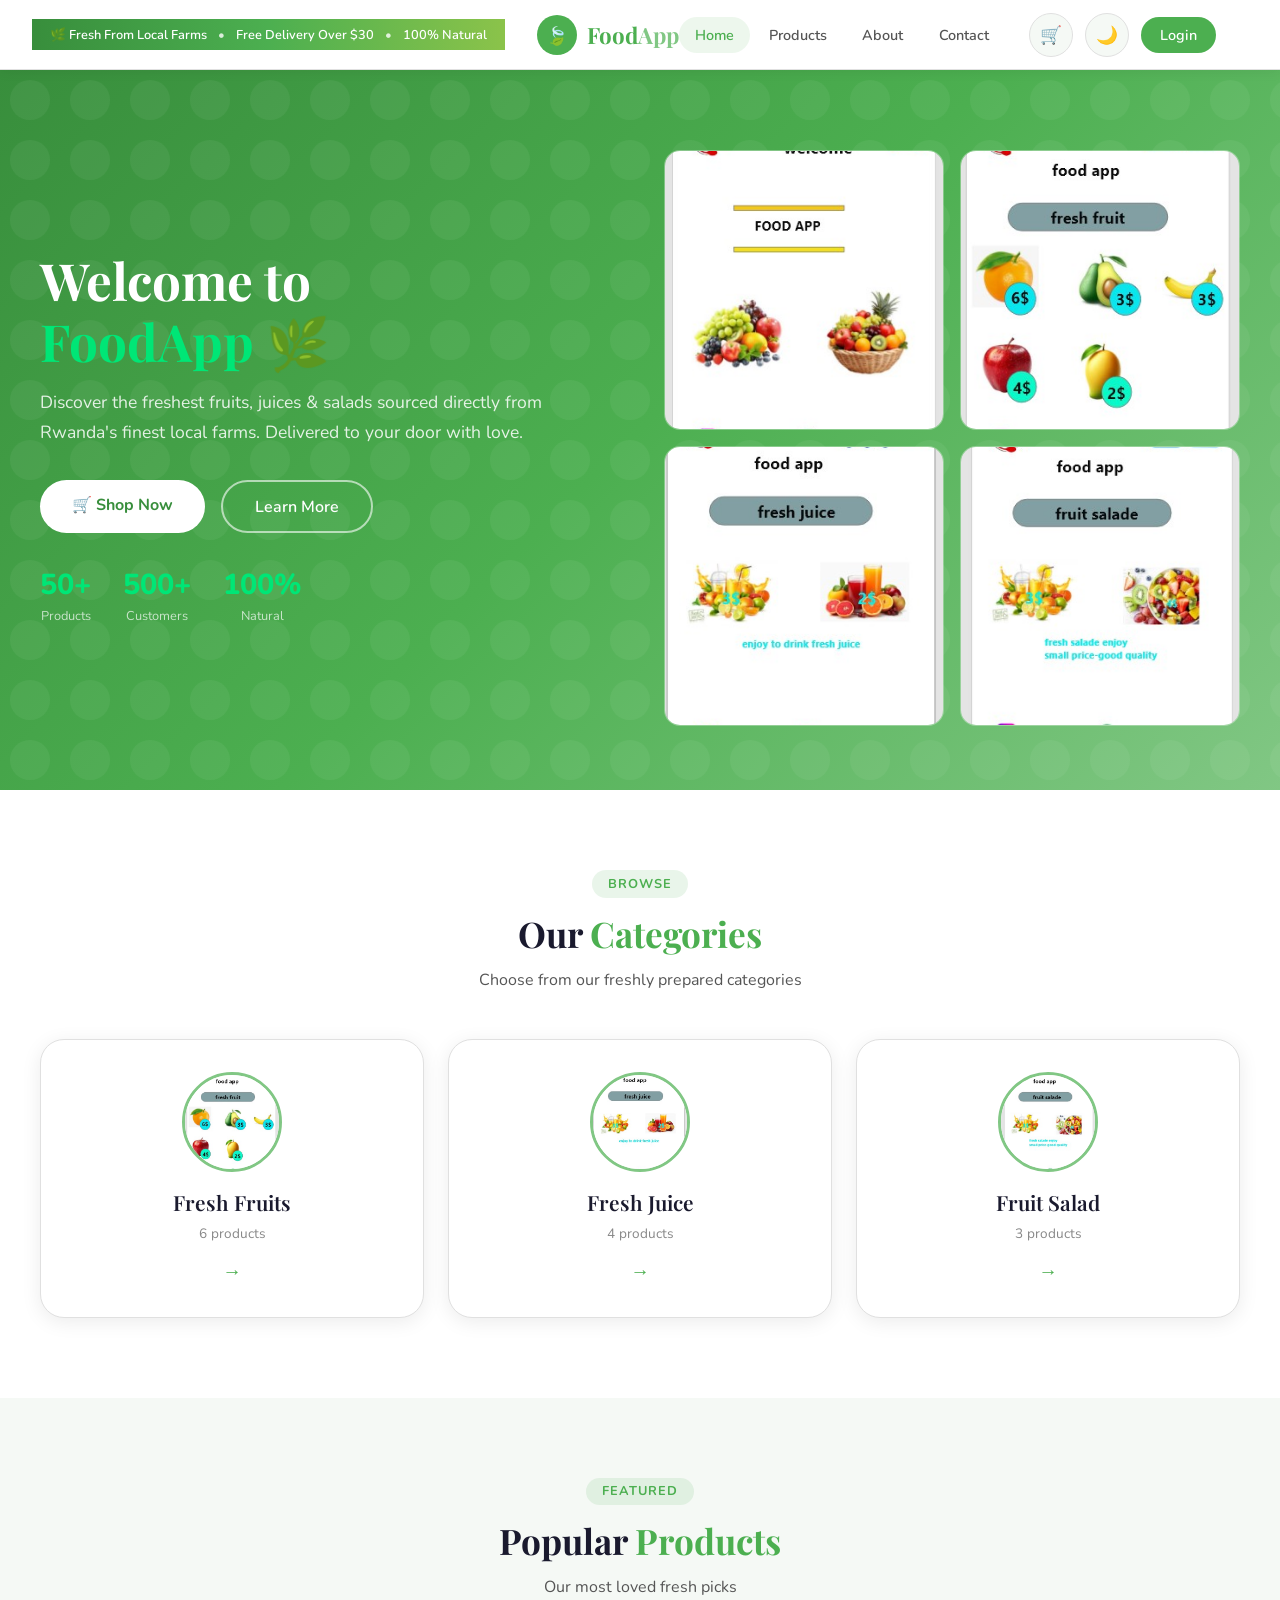
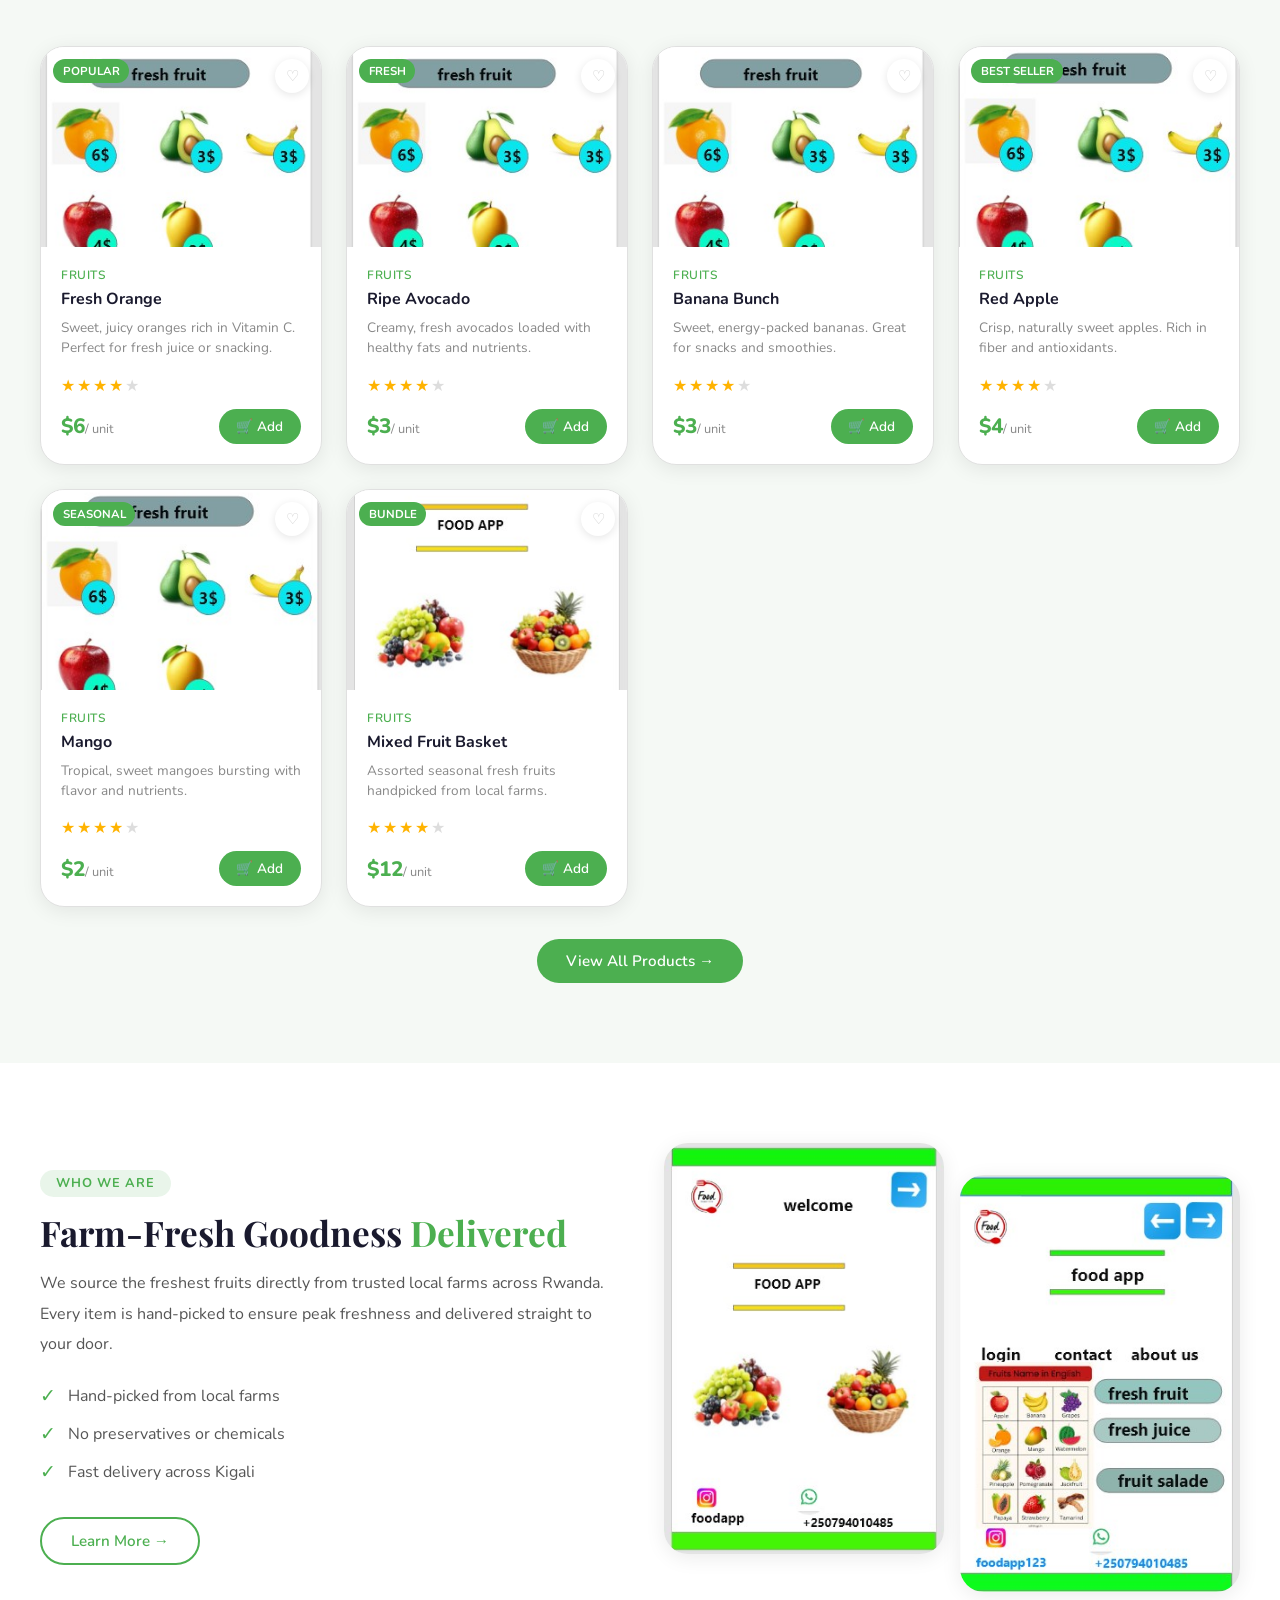
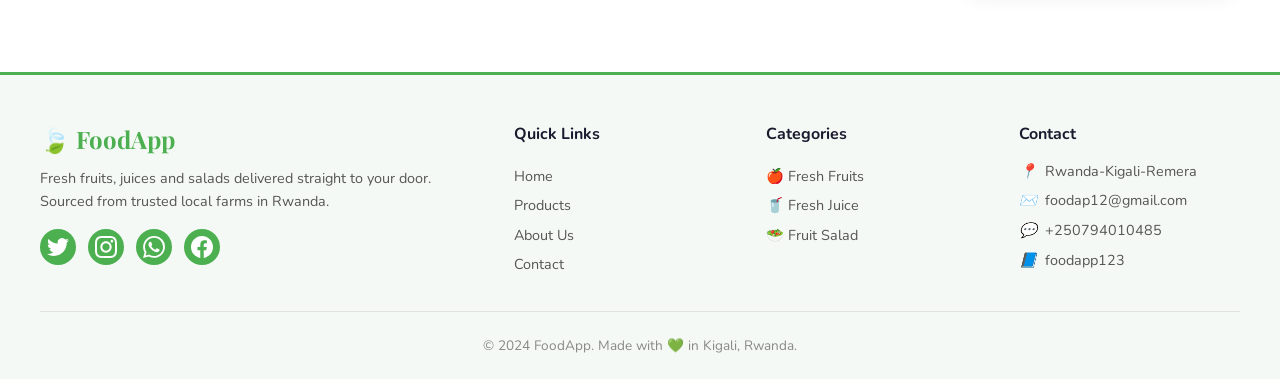
<file: food-app/index.html>
<!DOCTYPE html>
<html lang="en" data-theme="light">
<head>
  <meta charset="UTF-8">
  <meta name="viewport" content="width=device-width, initial-scale=1.0">
  <meta name="description" content="FoodApp - Fresh Fruits, Juice & Salad delivered in Kigali, Rwanda">
  <meta name="theme-color" content="#4CAF50">
  <title>FoodApp - Fresh Fruits, Juice & Salad</title>

  <!-- Google Fonts -->
  <link rel="preconnect" href="https://fonts.googleapis.com">
  <link rel="preconnect" href="https://fonts.gstatic.com" crossorigin>
  <link href="https://fonts.googleapis.com/css2?family=Playfair+Display:wght@400;600;700&family=Nunito:wght@300;400;500;600;700;800&display=swap" rel="stylesheet">

  <!-- Stylesheets -->
  <link rel="stylesheet" href="css/style.css">
  <link rel="stylesheet" href="css/responsive.css">

  <!-- Favicon -->
  <link rel="icon" href="data:image/svg+xml,<svg xmlns='http://www.w3.org/2000/svg' viewBox='0 0 100 100'><text y='.9em' font-size='90'>🍃</text></svg>">
</head>
<body>

  <!-- Loading Screen -->
  <div id="loading-screen">
    <div class="loader-content">
      <div class="loader-logo">🍃 FoodApp</div>
      <p style="color:rgba(255,255,255,0.8);margin-bottom:1.5rem;font-size:0.95rem">Fresh From Local Farms</p>
      <div class="loader-spinner"></div>
    </div>
  </div>

  <!-- Navbar -->
  <header id="navbar" class="navbar" role="banner"></header>

  <!-- Main Content (SPA Router Target) -->
  <main id="main-content" role="main"></main>

  <!-- Toast Notifications -->
  <div id="toast-container" class="toast-container" aria-live="polite"></div>

  <!-- Modal Overlay -->
  <div id="modal-overlay" class="modal-overlay" onclick="if(event.target===this)App.closeModal()"></div>

  <!-- Scripts -->
  <script src="js/auth.js"></script>
  <script src="js/cart.js"></script>
  <script src="js/products.js"></script>
  <script src="js/app.js"></script>
</body>
</html>
</file>
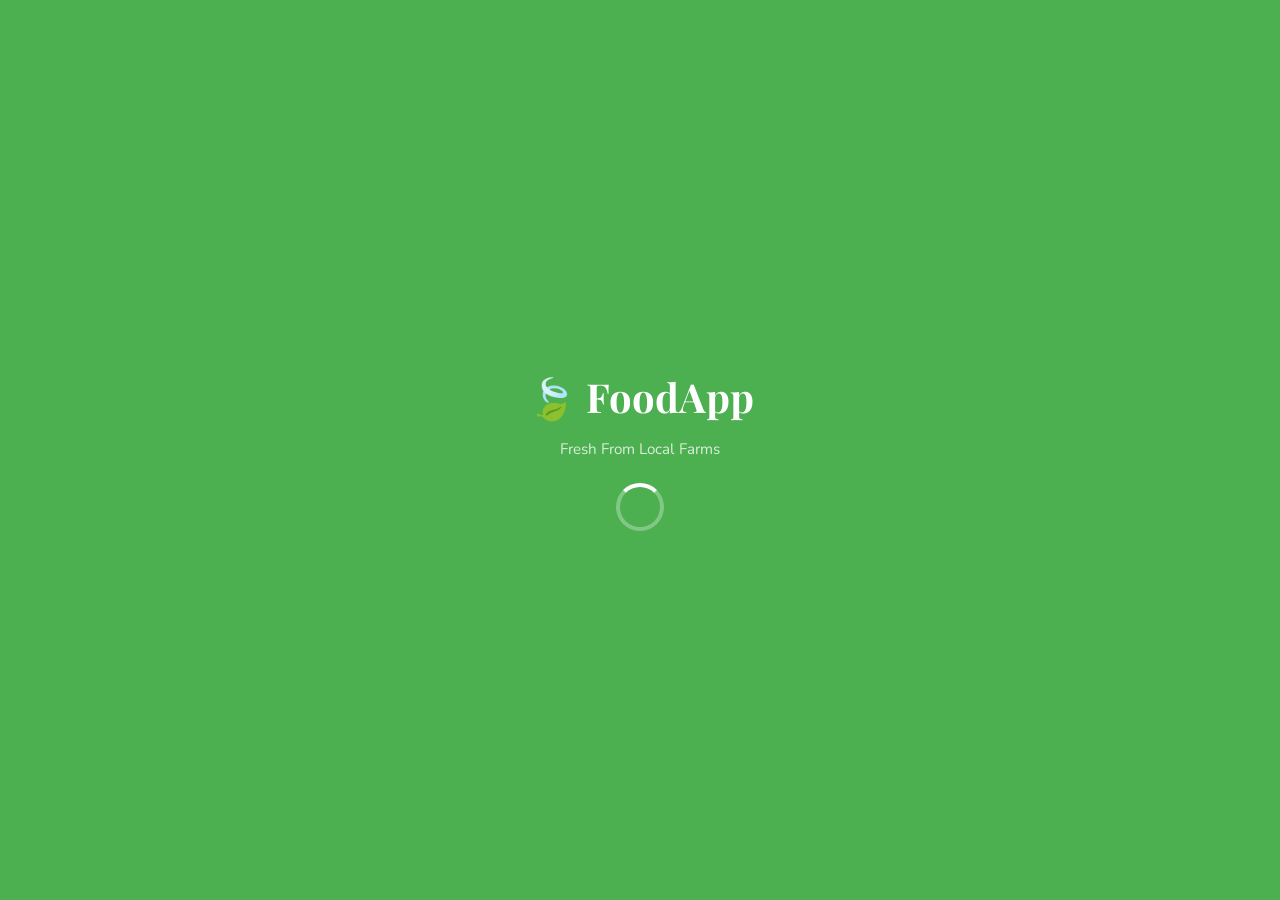
<file: food-app/pages/login.html>
<!DOCTYPE html>
<html lang="en">
<head>
  <meta charset="UTF-8">
  <meta name="viewport" content="width=device-width, initial-scale=1.0">
  <title>Login - FoodApp</title>
  <link rel="preconnect" href="https://fonts.googleapis.com">
  <link href="https://fonts.googleapis.com/css2?family=Playfair+Display:wght@400;600;700&family=Nunito:wght@300;400;500;600;700;800&display=swap" rel="stylesheet">
  <link rel="stylesheet" href="../css/style.css">
  <link rel="stylesheet" href="../css/responsive.css">
  <link rel="icon" href="data:image/svg+xml,<svg xmlns='http://www.w3.org/2000/svg' viewBox='0 0 100 100'><text y='.9em' font-size='90'>🍃</text></svg>">
</head>
<body>
  <div id="main-content"></div>
  <div id="toast-container" class="toast-container"></div>
  <div id="modal-overlay" class="modal-overlay"></div>
  <script src="../js/auth.js"></script>
  <script src="../js/cart.js"></script>
  <script src="../js/products.js"></script>
  <script>
    // Redirect to SPA with hash
    window.location.href = '../index.html#login';
  </script>
</body>
</html>
</file>
<file: food-app/css/style.css>
/* ===== CSS VARIABLES & THEME ===== */
:root {
  --primary: #4CAF50;
  --primary-dark: #388E3C;
  --primary-light: #81C784;
  --accent: #00E676;
  --accent-cyan: #00BCD4;
  --bg: #ffffff;
  --bg-secondary: #f5f9f5;
  --bg-card: #ffffff;
  --text: #1a1a2e;
  --text-secondary: #555;
  --text-muted: #888;
  --border: #e0e0e0;
  --shadow: 0 4px 20px rgba(0,0,0,0.08);
  --shadow-hover: 0 8px 32px rgba(76,175,80,0.2);
  --radius: 16px;
  --radius-sm: 8px;
  --radius-lg: 24px;
  --radius-pill: 50px;
  --navbar-h: 70px;
  --footer-h: 120px;
  --transition: 0.3s cubic-bezier(0.4,0,0.2,1);
  --font-display: 'Playfair Display', Georgia, serif;
  --font-body: 'Nunito', 'Segoe UI', sans-serif;
}

[data-theme="dark"] {
  --bg: #0d1b0e;
  --bg-secondary: #152416;
  --bg-card: #1a2e1b;
  --text: #e8f5e9;
  --text-secondary: #a5d6a7;
  --text-muted: #66bb6a;
  --border: #2e4d2f;
  --shadow: 0 4px 20px rgba(0,0,0,0.4);
  --shadow-hover: 0 8px 32px rgba(76,175,80,0.3);
}

/* ===== GOOGLE FONTS IMPORT ===== */
@import url('https://fonts.googleapis.com/css2?family=Playfair+Display:wght@400;600;700&family=Nunito:wght@300;400;500;600;700;800&display=swap');

/* ===== RESET ===== */
*, *::before, *::after { box-sizing: border-box; margin: 0; padding: 0; }
html { scroll-behavior: smooth; font-size: 16px; }
body {
  font-family: var(--font-body);
  background: var(--bg);
  color: var(--text);
  transition: background var(--transition), color var(--transition);
  min-height: 100vh;
  overflow-x: hidden;
}
a { text-decoration: none; color: inherit; }
ul { list-style: none; }
img { max-width: 100%; display: block; }
button { cursor: pointer; border: none; outline: none; font-family: inherit; }
input, textarea, select { font-family: inherit; outline: none; }

/* ===== SCROLLBAR ===== */
::-webkit-scrollbar { width: 6px; }
::-webkit-scrollbar-track { background: var(--bg-secondary); }
::-webkit-scrollbar-thumb { background: var(--primary); border-radius: 3px; }

/* ===== LOADING SCREEN ===== */
#loading-screen {
  position: fixed; inset: 0;
  background: var(--primary);
  display: flex; align-items: center; justify-content: center;
  z-index: 9999;
  transition: opacity 0.5s, visibility 0.5s;
}
#loading-screen.hidden { opacity: 0; visibility: hidden; }
.loader-content { text-align: center; color: white; }
.loader-logo { font-family: var(--font-display); font-size: 2.5rem; font-weight: 700; margin-bottom: 1rem; }
.loader-spinner {
  width: 48px; height: 48px;
  border: 4px solid rgba(255,255,255,0.3);
  border-top-color: white;
  border-radius: 50%;
  animation: spin 0.8s linear infinite;
  margin: 0 auto;
}
@keyframes spin { to { transform: rotate(360deg); } }

/* ===== NAVBAR ===== */
.navbar {
  position: fixed; top: 0; left: 0; right: 0;
  height: var(--navbar-h);
  background: var(--bg);
  border-bottom: 1px solid var(--border);
  display: flex; align-items: center;
  padding: 0 2rem;
  z-index: 1000;
  box-shadow: 0 2px 12px rgba(0,0,0,0.06);
  transition: background var(--transition), box-shadow var(--transition);
}
.navbar.scrolled { box-shadow: 0 4px 20px rgba(0,0,0,0.12); }
.nav-brand {
  display: flex; align-items: center; gap: 0.6rem;
  font-family: var(--font-display);
  font-size: 1.4rem; font-weight: 700;
  color: var(--primary);
  text-decoration: none;
}
.nav-brand-icon {
  width: 40px; height: 40px;
  background: var(--primary);
  border-radius: 50%;
  display: flex; align-items: center; justify-content: center;
  color: white; font-size: 1.1rem;
}
.nav-links {
  display: flex; align-items: center; gap: 0.2rem;
  margin-left: auto; margin-right: 1.5rem;
}
.nav-links a {
  padding: 0.5rem 1rem;
  border-radius: var(--radius-pill);
  font-weight: 600; font-size: 0.9rem;
  color: var(--text-secondary);
  transition: all var(--transition);
  position: relative;
}
.nav-links a:hover, .nav-links a.active {
  color: var(--primary);
  background: rgba(76,175,80,0.1);
}
.nav-actions { display: flex; align-items: center; gap: 0.75rem; }
.nav-cart-btn {
  position: relative;
  background: var(--bg-secondary);
  border: 1px solid var(--border);
  width: 44px; height: 44px;
  border-radius: 50%;
  display: flex; align-items: center; justify-content: center;
  color: var(--text); font-size: 1.1rem;
  transition: all var(--transition);
}
.nav-cart-btn:hover { background: var(--primary); color: white; border-color: var(--primary); }
.cart-badge {
  position: absolute; top: -4px; right: -4px;
  background: #f44336; color: white;
  font-size: 0.65rem; font-weight: 700;
  width: 18px; height: 18px;
  border-radius: 50%;
  display: flex; align-items: center; justify-content: center;
  border: 2px solid var(--bg);
}
.cart-badge.hidden { display: none; }
.theme-toggle {
  background: var(--bg-secondary);
  border: 1px solid var(--border);
  width: 44px; height: 44px;
  border-radius: 50%;
  display: flex; align-items: center; justify-content: center;
  font-size: 1.1rem;
  transition: all var(--transition);
  color: var(--text);
}
.theme-toggle:hover { background: var(--primary); color: white; }
.nav-avatar {
  width: 44px; height: 44px;
  background: var(--primary);
  border-radius: 50%;
  display: flex; align-items: center; justify-content: center;
  color: white; font-weight: 700; font-size: 1rem;
  cursor: pointer; text-decoration: none;
  transition: all var(--transition);
}
.nav-avatar:hover { background: var(--primary-dark); transform: scale(1.05); }
.btn-login-nav {
  background: var(--primary);
  color: white; border: none;
  padding: 0.5rem 1.2rem;
  border-radius: var(--radius-pill);
  font-weight: 600; font-size: 0.9rem;
  text-decoration: none;
  transition: all var(--transition);
}
.btn-login-nav:hover { background: var(--primary-dark); transform: translateY(-1px); }
.hamburger {
  display: none;
  flex-direction: column; gap: 5px;
  background: none; border: none;
  cursor: pointer; padding: 4px;
}
.hamburger span {
  display: block; width: 24px; height: 2px;
  background: var(--text);
  border-radius: 2px;
  transition: all var(--transition);
}
.hamburger.active span:nth-child(1) { transform: translateY(7px) rotate(45deg); }
.hamburger.active span:nth-child(2) { opacity: 0; }
.hamburger.active span:nth-child(3) { transform: translateY(-7px) rotate(-45deg); }

/* ===== HERO SECTION ===== */
.hero {
  margin-top: var(--navbar-h);
  background: linear-gradient(135deg, var(--primary-dark) 0%, var(--primary) 50%, var(--primary-light) 100%);
  padding: 5rem 2rem 4rem;
  position: relative; overflow: hidden;
  min-height: 500px;
  display: flex; align-items: center;
}
.hero::before {
  content: '';
  position: absolute; inset: 0;
  background: url("data:image/svg+xml,%3Csvg width='60' height='60' viewBox='0 0 60 60' xmlns='http://www.w3.org/2000/svg'%3E%3Cg fill='none' fill-rule='evenodd'%3E%3Cg fill='%23ffffff' fill-opacity='0.05'%3E%3Ccircle cx='30' cy='30' r='20'/%3E%3C/g%3E%3C/g%3E%3C/svg%3E");
}
.hero-content { max-width: 1200px; margin: 0 auto; display: grid; grid-template-columns: 1fr 1fr; gap: 3rem; align-items: center; position: relative; z-index: 1; width: 100%; }
.hero-text h1 {
  font-family: var(--font-display);
  font-size: 3.2rem; color: white;
  line-height: 1.2; margin-bottom: 1rem;
}
.hero-text h1 span { color: var(--accent); }
.hero-text p { font-size: 1.1rem; color: rgba(255,255,255,0.85); margin-bottom: 2rem; line-height: 1.7; }
.hero-actions { display: flex; gap: 1rem; flex-wrap: wrap; }
.btn-hero-primary {
  background: white; color: var(--primary-dark);
  padding: 0.85rem 2rem; border-radius: var(--radius-pill);
  font-weight: 700; font-size: 1rem;
  transition: all var(--transition);
  text-decoration: none;
}
.btn-hero-primary:hover { transform: translateY(-3px); box-shadow: 0 8px 24px rgba(0,0,0,0.2); }
.btn-hero-secondary {
  background: transparent; color: white;
  border: 2px solid rgba(255,255,255,0.6);
  padding: 0.85rem 2rem; border-radius: var(--radius-pill);
  font-weight: 600; font-size: 1rem;
  transition: all var(--transition);
  text-decoration: none;
}
.btn-hero-secondary:hover { border-color: white; background: rgba(255,255,255,0.1); }
.hero-imgs { display: grid; grid-template-columns: 1fr 1fr; gap: 1rem; }
.hero-img-card {
  background: rgba(255,255,255,0.15);
  border-radius: var(--radius);
  overflow: hidden; backdrop-filter: blur(8px);
  border: 1px solid rgba(255,255,255,0.2);
  aspect-ratio: 1;
  display: flex; align-items: center; justify-content: center;
}
.hero-img-card img { width: 100%; height: 100%; object-fit: cover; }
.hero-stats { display: flex; gap: 2rem; margin-top: 2rem; }
.stat { text-align: center; }
.stat-num { font-size: 1.8rem; font-weight: 800; color: var(--accent); display: block; }
.stat-label { font-size: 0.8rem; color: rgba(255,255,255,0.7); }

/* ===== SECTION LAYOUT ===== */
.section { padding: 5rem 2rem; }
.section-alt { background: var(--bg-secondary); }
.container { max-width: 1200px; margin: 0 auto; }
.section-header { text-align: center; margin-bottom: 3rem; }
.section-label {
  display: inline-block;
  background: rgba(76,175,80,0.12);
  color: var(--primary);
  padding: 0.3rem 1rem;
  border-radius: var(--radius-pill);
  font-size: 0.8rem; font-weight: 700;
  text-transform: uppercase; letter-spacing: 1px;
  margin-bottom: 0.75rem;
}
.section-title {
  font-family: var(--font-display);
  font-size: 2.2rem; font-weight: 700;
  color: var(--text);
  margin-bottom: 0.75rem;
}
.section-title span { color: var(--primary); }
.section-subtitle { color: var(--text-secondary); font-size: 1rem; max-width: 500px; margin: 0 auto; }

/* ===== CATEGORY CARDS ===== */
.categories-grid { display: grid; grid-template-columns: repeat(3, 1fr); gap: 1.5rem; }
.category-card {
  background: var(--bg-card);
  border-radius: var(--radius-lg);
  padding: 2rem 1.5rem;
  text-align: center;
  border: 1px solid var(--border);
  box-shadow: var(--shadow);
  cursor: pointer;
  transition: all var(--transition);
  position: relative; overflow: hidden;
  text-decoration: none; color: inherit;
  display: block;
}
.category-card::before {
  content: '';
  position: absolute; inset: 0;
  background: linear-gradient(135deg, var(--primary), var(--primary-light));
  opacity: 0; transition: opacity var(--transition);
}
.category-card:hover::before { opacity: 0.05; }
.category-card:hover { transform: translateY(-6px); box-shadow: var(--shadow-hover); border-color: var(--primary-light); }
.category-icon {
  width: 80px; height: 80px;
  background: linear-gradient(135deg, var(--primary), var(--primary-light));
  border-radius: 50%;
  display: flex; align-items: center; justify-content: center;
  font-size: 2rem; margin: 0 auto 1rem;
  box-shadow: 0 4px 16px rgba(76,175,80,0.3);
}
.category-img { width: 100px; height: 100px; object-fit: cover; margin: 0 auto 1rem; border-radius: 50%; border: 3px solid var(--primary-light); }
.category-name { font-family: var(--font-display); font-size: 1.3rem; font-weight: 600; margin-bottom: 0.5rem; color: var(--text); }
.category-count { font-size: 0.85rem; color: var(--text-muted); }
.category-arrow { margin-top: 1rem; color: var(--primary); font-size: 1.2rem; transition: transform var(--transition); }
.category-card:hover .category-arrow { transform: translateX(4px); }

/* ===== PRODUCT CARDS ===== */
.products-grid { display: grid; grid-template-columns: repeat(auto-fill, minmax(240px, 1fr)); gap: 1.5rem; }
.product-card {
  background: var(--bg-card);
  border-radius: var(--radius-lg);
  overflow: hidden;
  border: 1px solid var(--border);
  box-shadow: var(--shadow);
  transition: all var(--transition);
  position: relative;
}
.product-card:hover { transform: translateY(-6px); box-shadow: var(--shadow-hover); }
.product-img-wrap {
  position: relative;
  height: 200px;
  background: var(--bg-secondary);
  overflow: hidden;
  display: flex; align-items: center; justify-content: center;
}
.product-img-wrap img { width: 100%; height: 100%; object-fit: cover; transition: transform 0.4s ease; }
.product-card:hover .product-img-wrap img { transform: scale(1.05); }
.product-badge {
  position: absolute; top: 0.75rem; left: 0.75rem;
  background: var(--primary); color: white;
  font-size: 0.72rem; font-weight: 700;
  padding: 0.25rem 0.6rem;
  border-radius: var(--radius-pill);
  text-transform: uppercase;
}
.product-wishlist {
  position: absolute; top: 0.75rem; right: 0.75rem;
  background: white; border: none;
  width: 34px; height: 34px; border-radius: 50%;
  display: flex; align-items: center; justify-content: center;
  font-size: 0.95rem; color: #ccc;
  box-shadow: 0 2px 8px rgba(0,0,0,0.1);
  transition: all var(--transition); cursor: pointer;
}
.product-wishlist:hover, .product-wishlist.active { color: #f44336; transform: scale(1.1); }
.product-info { padding: 1.25rem; }
.product-category { font-size: 0.75rem; color: var(--primary); font-weight: 600; text-transform: uppercase; letter-spacing: 0.5px; margin-bottom: 0.3rem; }
.product-name { font-weight: 700; font-size: 1rem; margin-bottom: 0.5rem; color: var(--text); }
.product-desc { font-size: 0.85rem; color: var(--text-muted); margin-bottom: 1rem; line-height: 1.5; }
.product-footer { display: flex; align-items: center; justify-content: space-between; }
.product-price { font-size: 1.3rem; font-weight: 800; color: var(--primary); }
.product-price span { font-size: 0.8rem; font-weight: 400; color: var(--text-muted); }
.btn-add-cart {
  background: var(--primary); color: white;
  border: none; border-radius: var(--radius-pill);
  padding: 0.5rem 1.1rem;
  font-size: 0.85rem; font-weight: 600;
  transition: all var(--transition);
  display: flex; align-items: center; gap: 0.4rem;
}
.btn-add-cart:hover { background: var(--primary-dark); transform: scale(1.05); }
.btn-add-cart:active { transform: scale(0.97); }

/* ===== SEARCH & FILTER BAR ===== */
.filter-bar {
  display: flex; align-items: center; gap: 1rem;
  margin-bottom: 2rem; flex-wrap: wrap;
}
.search-wrap {
  flex: 1; min-width: 200px;
  position: relative;
}
.search-wrap input {
  width: 100%;
  padding: 0.75rem 1rem 0.75rem 2.8rem;
  border: 1.5px solid var(--border);
  border-radius: var(--radius-pill);
  background: var(--bg-card);
  color: var(--text);
  font-size: 0.9rem;
  transition: border-color var(--transition);
}
.search-wrap input:focus { border-color: var(--primary); }
.search-icon {
  position: absolute; left: 1rem; top: 50%; transform: translateY(-50%);
  color: var(--text-muted); font-size: 0.9rem;
}
.filter-tabs { display: flex; gap: 0.5rem; flex-wrap: wrap; }
.filter-tab {
  padding: 0.55rem 1.2rem;
  border-radius: var(--radius-pill);
  border: 1.5px solid var(--border);
  background: var(--bg-card);
  color: var(--text-secondary);
  font-size: 0.85rem; font-weight: 600;
  cursor: pointer; transition: all var(--transition);
}
.filter-tab:hover { border-color: var(--primary); color: var(--primary); }
.filter-tab.active { background: var(--primary); border-color: var(--primary); color: white; }

/* ===== FOOTER ===== */
.footer {
  background: var(--bg-secondary);
  border-top: 3px solid var(--primary);
  padding: 3rem 2rem 1.5rem;
}
.footer-grid { max-width: 1200px; margin: 0 auto; display: grid; grid-template-columns: 2fr 1fr 1fr 1fr; gap: 2rem; margin-bottom: 2rem; }
.footer-brand-logo { font-family: var(--font-display); font-size: 1.5rem; color: var(--primary); font-weight: 700; margin-bottom: 0.75rem; }
.footer-tagline { color: var(--text-secondary); font-size: 0.9rem; line-height: 1.6; margin-bottom: 1rem; }
.footer-social { display: flex; gap: 0.75rem; }
.social-link {
  width: 36px; height: 36px;
  background: var(--primary); color: white;
  border-radius: 50%;
  display: flex; align-items: center; justify-content: center;
  font-size: 0.9rem; transition: all var(--transition);
  text-decoration: none;
}
.social-link:hover { background: var(--primary-dark); transform: translateY(-3px); }
.footer-col h4 { font-weight: 700; margin-bottom: 1rem; color: var(--text); }
.footer-col ul li a { color: var(--text-secondary); font-size: 0.9rem; display: block; padding: 0.3rem 0; transition: color var(--transition); }
.footer-col ul li a:hover { color: var(--primary); }
.footer-contact-item { display: flex; align-items: center; gap: 0.6rem; color: var(--text-secondary); font-size: 0.9rem; margin-bottom: 0.6rem; }
.footer-contact-item i { color: var(--primary); width: 16px; }
.footer-bottom { border-top: 1px solid var(--border); padding-top: 1.5rem; text-align: center; color: var(--text-muted); font-size: 0.85rem; max-width: 1200px; margin: 0 auto; }

/* ===== BUTTONS ===== */
.btn { display: inline-flex; align-items: center; gap: 0.5rem; padding: 0.75rem 1.8rem; border-radius: var(--radius-pill); font-weight: 600; font-size: 0.95rem; transition: all var(--transition); cursor: pointer; text-decoration: none; border: none; }
.btn-primary { background: var(--primary); color: white; }
.btn-primary:hover { background: var(--primary-dark); transform: translateY(-2px); box-shadow: 0 6px 20px rgba(76,175,80,0.35); }
.btn-outline { background: transparent; color: var(--primary); border: 2px solid var(--primary); }
.btn-outline:hover { background: var(--primary); color: white; }
.btn-danger { background: #f44336; color: white; }
.btn-danger:hover { background: #d32f2f; }
.btn-sm { padding: 0.5rem 1.1rem; font-size: 0.85rem; }
.btn-lg { padding: 1rem 2.4rem; font-size: 1.05rem; }
.btn-block { display: flex; width: 100%; justify-content: center; }

/* ===== FORMS ===== */
.form-group { margin-bottom: 1.2rem; }
.form-label { display: block; font-weight: 600; font-size: 0.9rem; margin-bottom: 0.4rem; color: var(--text); }
.form-control {
  width: 100%;
  padding: 0.8rem 1.1rem;
  border: 1.5px solid var(--border);
  border-radius: var(--radius);
  background: var(--bg);
  color: var(--text);
  font-size: 0.95rem;
  transition: border-color var(--transition), box-shadow var(--transition);
}
.form-control:focus { border-color: var(--primary); box-shadow: 0 0 0 3px rgba(76,175,80,0.15); }
.form-control.error { border-color: #f44336; }
.form-error { color: #f44336; font-size: 0.8rem; margin-top: 0.3rem; display: block; }
.form-success { color: var(--primary); font-size: 0.8rem; margin-top: 0.3rem; display: block; }
.input-wrap { position: relative; }
.input-icon { position: absolute; left: 1rem; top: 50%; transform: translateY(-50%); color: var(--text-muted); }
.input-wrap .form-control { padding-left: 2.8rem; }
.input-toggle { position: absolute; right: 1rem; top: 50%; transform: translateY(-50%); color: var(--text-muted); cursor: pointer; background: none; border: none; font-size: 1rem; }

/* ===== AUTH PAGES ===== */
.auth-page {
  min-height: 100vh;
  display: grid; grid-template-columns: 1fr 1fr;
}
.auth-visual {
  background: linear-gradient(135deg, var(--primary-dark), var(--primary), #8BC34A);
  display: flex; flex-direction: column;
  align-items: center; justify-content: center;
  padding: 3rem;
  position: relative; overflow: hidden;
}
.auth-visual::before {
  content: '';
  position: absolute;
  width: 300px; height: 300px;
  background: rgba(255,255,255,0.05);
  border-radius: 50%;
  top: -100px; left: -100px;
}
.auth-visual::after {
  content: '';
  position: absolute;
  width: 200px; height: 200px;
  background: rgba(255,255,255,0.05);
  border-radius: 50%;
  bottom: -50px; right: -50px;
}
.auth-visual-content { position: relative; z-index: 1; text-align: center; color: white; }
.auth-visual h2 { font-family: var(--font-display); font-size: 2.5rem; margin-bottom: 1rem; }
.auth-visual p { font-size: 1rem; opacity: 0.85; line-height: 1.7; max-width: 300px; margin: 0 auto 2rem; }
.auth-visual-imgs { display: grid; grid-template-columns: 1fr 1fr; gap: 0.75rem; max-width: 300px; margin: 0 auto; }
.auth-img-item {
  border-radius: var(--radius);
  overflow: hidden;
  border: 2px solid rgba(255,255,255,0.3);
  aspect-ratio: 1;
}
.auth-img-item img { width: 100%; height: 100%; object-fit: cover; }
.auth-form-side {
  display: flex; flex-direction: column;
  align-items: center; justify-content: center;
  padding: 3rem;
  background: var(--bg);
}
.auth-form-wrap { width: 100%; max-width: 420px; }
.auth-logo { display: flex; align-items: center; gap: 0.5rem; margin-bottom: 2rem; }
.auth-logo-icon { width: 44px; height: 44px; background: var(--primary); border-radius: 50%; display: flex; align-items: center; justify-content: center; color: white; font-size: 1.2rem; }
.auth-logo-text { font-family: var(--font-display); font-size: 1.4rem; color: var(--primary); font-weight: 700; }
.auth-title { font-family: var(--font-display); font-size: 2rem; font-weight: 700; margin-bottom: 0.3rem; }
.auth-subtitle { color: var(--text-secondary); margin-bottom: 2rem; font-size: 0.95rem; }
.auth-divider { display: flex; align-items: center; gap: 1rem; margin: 1.5rem 0; }
.auth-divider::before, .auth-divider::after { content: ''; flex: 1; height: 1px; background: var(--border); }
.auth-divider span { font-size: 0.85rem; color: var(--text-muted); }
.auth-switch { text-align: center; margin-top: 1.5rem; font-size: 0.9rem; color: var(--text-secondary); }
.auth-switch a { color: var(--primary); font-weight: 600; }
.strength-bar { height: 4px; border-radius: 2px; background: var(--border); margin-top: 0.5rem; overflow: hidden; }
.strength-fill { height: 100%; border-radius: 2px; transition: all var(--transition); }
.strength-weak { width: 33%; background: #f44336; }
.strength-medium { width: 66%; background: #FF9800; }
.strength-strong { width: 100%; background: var(--primary); }
.strength-label { font-size: 0.75rem; margin-top: 0.25rem; }

/* ===== CART PAGE ===== */
.cart-layout { display: grid; grid-template-columns: 1fr 380px; gap: 2rem; }
.cart-items { background: var(--bg-card); border-radius: var(--radius-lg); border: 1px solid var(--border); overflow: hidden; }
.cart-header-row { padding: 1.25rem 1.5rem; border-bottom: 1px solid var(--border); display: flex; justify-content: space-between; align-items: center; }
.cart-header-row h3 { font-weight: 700; }
.cart-item { display: grid; grid-template-columns: 80px 1fr auto; gap: 1rem; padding: 1.25rem 1.5rem; border-bottom: 1px solid var(--border); align-items: center; }
.cart-item:last-child { border-bottom: none; }
.cart-item-img { width: 80px; height: 80px; border-radius: var(--radius); overflow: hidden; background: var(--bg-secondary); }
.cart-item-img img { width: 100%; height: 100%; object-fit: cover; }
.cart-item-name { font-weight: 700; margin-bottom: 0.25rem; }
.cart-item-cat { font-size: 0.8rem; color: var(--primary); margin-bottom: 0.5rem; }
.cart-item-price { font-size: 1.1rem; font-weight: 700; color: var(--primary); }
.qty-control { display: flex; align-items: center; gap: 0.5rem; }
.qty-btn { width: 30px; height: 30px; border-radius: 50%; border: 1.5px solid var(--border); background: var(--bg); color: var(--text); font-size: 1rem; display: flex; align-items: center; justify-content: center; cursor: pointer; transition: all var(--transition); }
.qty-btn:hover { border-color: var(--primary); color: var(--primary); }
.qty-num { font-weight: 700; min-width: 24px; text-align: center; }
.cart-item-remove { background: none; border: none; color: #f44336; font-size: 1.1rem; cursor: pointer; padding: 0.3rem; transition: transform var(--transition); }
.cart-item-remove:hover { transform: scale(1.2); }
.cart-summary-card { background: var(--bg-card); border-radius: var(--radius-lg); border: 1px solid var(--border); padding: 1.5rem; position: sticky; top: 90px; }
.cart-summary-card h3 { font-weight: 700; margin-bottom: 1.5rem; }
.summary-row { display: flex; justify-content: space-between; margin-bottom: 0.75rem; font-size: 0.95rem; color: var(--text-secondary); }
.summary-row.total { font-weight: 800; font-size: 1.1rem; color: var(--text); border-top: 1px solid var(--border); padding-top: 0.75rem; margin-top: 0.75rem; }
.cart-empty { text-align: center; padding: 4rem 2rem; }
.cart-empty-icon { font-size: 4rem; color: var(--text-muted); margin-bottom: 1rem; }
.cart-empty h3 { font-size: 1.3rem; margin-bottom: 0.5rem; }
.cart-empty p { color: var(--text-secondary); margin-bottom: 1.5rem; }

/* ===== CHECKOUT ===== */
.checkout-layout { display: grid; grid-template-columns: 1fr 380px; gap: 2rem; }
.checkout-form { background: var(--bg-card); border-radius: var(--radius-lg); border: 1px solid var(--border); padding: 2rem; }
.checkout-section-title { font-weight: 700; font-size: 1.1rem; margin-bottom: 1.25rem; padding-bottom: 0.75rem; border-bottom: 1px solid var(--border); display: flex; align-items: center; gap: 0.5rem; }
.checkout-section-title i { color: var(--primary); }
.form-row { display: grid; grid-template-columns: 1fr 1fr; gap: 1rem; }

/* ===== PROFILE PAGE ===== */
.profile-layout { display: grid; grid-template-columns: 280px 1fr; gap: 2rem; }
.profile-sidebar { background: var(--bg-card); border-radius: var(--radius-lg); border: 1px solid var(--border); padding: 2rem; text-align: center; position: sticky; top: 90px; height: fit-content; }
.profile-avatar { width: 90px; height: 90px; background: var(--primary); border-radius: 50%; display: flex; align-items: center; justify-content: center; font-size: 2rem; font-weight: 700; color: white; margin: 0 auto 1rem; }
.profile-name { font-weight: 700; font-size: 1.2rem; margin-bottom: 0.25rem; }
.profile-email { font-size: 0.85rem; color: var(--text-muted); margin-bottom: 1.5rem; }
.profile-nav a { display: flex; align-items: center; gap: 0.75rem; padding: 0.75rem 1rem; border-radius: var(--radius); color: var(--text-secondary); font-weight: 600; transition: all var(--transition); margin-bottom: 0.3rem; text-decoration: none; }
.profile-nav a:hover, .profile-nav a.active { background: rgba(76,175,80,0.1); color: var(--primary); }
.profile-nav a i { width: 18px; }
.profile-content { background: var(--bg-card); border-radius: var(--radius-lg); border: 1px solid var(--border); padding: 2rem; }
.profile-section-header { display: flex; justify-content: space-between; align-items: center; margin-bottom: 1.5rem; padding-bottom: 1rem; border-bottom: 1px solid var(--border); }
.profile-section-header h3 { font-weight: 700; font-size: 1.2rem; }

/* ===== ORDER HISTORY ===== */
.order-card { background: var(--bg-card); border: 1px solid var(--border); border-radius: var(--radius-lg); padding: 1.5rem; margin-bottom: 1rem; }
.order-header { display: flex; justify-content: space-between; align-items: center; margin-bottom: 1rem; }
.order-id { font-weight: 700; }
.order-date { color: var(--text-muted); font-size: 0.85rem; }
.order-status { padding: 0.3rem 0.9rem; border-radius: var(--radius-pill); font-size: 0.8rem; font-weight: 600; }
.status-delivered { background: rgba(76,175,80,0.1); color: var(--primary); }
.status-processing { background: rgba(255,152,0,0.1); color: #FF9800; }
.status-pending { background: rgba(33,150,243,0.1); color: #2196F3; }
.order-items-mini { display: flex; gap: 0.5rem; flex-wrap: wrap; margin-bottom: 1rem; }
.order-item-mini { display: flex; align-items: center; gap: 0.5rem; background: var(--bg-secondary); padding: 0.4rem 0.75rem; border-radius: var(--radius-pill); font-size: 0.85rem; }
.order-footer { display: flex; justify-content: space-between; align-items: center; }
.order-total { font-weight: 700; color: var(--primary); }

/* ===== PRODUCT DETAIL ===== */
.product-detail-layout { display: grid; grid-template-columns: 1fr 1fr; gap: 3rem; align-items: start; }
.product-detail-img-main { border-radius: var(--radius-lg); overflow: hidden; border: 1px solid var(--border); aspect-ratio: 1; background: var(--bg-secondary); display: flex; align-items: center; justify-content: center; }
.product-detail-img-main img { width: 100%; height: 100%; object-fit: cover; }
.product-detail-thumb-row { display: flex; gap: 0.75rem; margin-top: 1rem; }
.product-thumb { width: 70px; height: 70px; border-radius: var(--radius-sm); overflow: hidden; border: 2px solid var(--border); cursor: pointer; transition: border-color var(--transition); }
.product-thumb.active, .product-thumb:hover { border-color: var(--primary); }
.product-thumb img { width: 100%; height: 100%; object-fit: cover; }
.product-detail-name { font-family: var(--font-display); font-size: 2rem; font-weight: 700; margin-bottom: 0.75rem; }
.product-detail-price { font-size: 2rem; font-weight: 800; color: var(--primary); margin-bottom: 1rem; }
.product-rating { display: flex; align-items: center; gap: 0.3rem; color: #FFB300; margin-bottom: 1rem; }
.product-rating span { color: var(--text-muted); font-size: 0.85rem; margin-left: 0.3rem; }
.product-detail-desc { color: var(--text-secondary); line-height: 1.8; margin-bottom: 1.5rem; }
.product-detail-meta { display: flex; flex-direction: column; gap: 0.5rem; margin-bottom: 1.5rem; }
.meta-row { display: flex; gap: 0.5rem; font-size: 0.9rem; }
.meta-label { font-weight: 600; min-width: 80px; color: var(--text-muted); }
.product-qty-add { display: flex; align-items: center; gap: 1rem; margin-bottom: 1.5rem; }
.qty-big-btn { width: 44px; height: 44px; border-radius: 50%; border: 2px solid var(--border); background: var(--bg); font-size: 1.2rem; display: flex; align-items: center; justify-content: center; cursor: pointer; transition: all var(--transition); }
.qty-big-btn:hover { border-color: var(--primary); color: var(--primary); }
.qty-big-num { font-size: 1.3rem; font-weight: 700; min-width: 36px; text-align: center; }
.product-action-row { display: flex; gap: 1rem; }

/* ===== ABOUT PAGE ===== */
.about-hero { background: linear-gradient(135deg, var(--primary-dark), var(--primary)); padding: 5rem 2rem; text-align: center; color: white; margin-top: var(--navbar-h); }
.about-hero h1 { font-family: var(--font-display); font-size: 2.8rem; margin-bottom: 1rem; }
.about-hero p { font-size: 1.1rem; opacity: 0.88; max-width: 600px; margin: 0 auto; line-height: 1.8; }
.about-content { background: var(--bg-card); border-radius: var(--radius-lg); border: 1px solid var(--border); padding: 2.5rem; margin-bottom: 2rem; }
.about-content p { color: var(--text-secondary); line-height: 1.9; margin-bottom: 1rem; }
.features-grid { display: grid; grid-template-columns: repeat(3, 1fr); gap: 1.5rem; }
.feature-card { background: var(--bg-card); border-radius: var(--radius-lg); padding: 1.75rem; border: 1px solid var(--border); box-shadow: var(--shadow); text-align: center; transition: all var(--transition); }
.feature-card:hover { transform: translateY(-4px); box-shadow: var(--shadow-hover); }
.feature-icon { width: 60px; height: 60px; background: rgba(76,175,80,0.1); border-radius: 50%; display: flex; align-items: center; justify-content: center; font-size: 1.5rem; color: var(--primary); margin: 0 auto 1rem; }
.feature-card h4 { font-weight: 700; margin-bottom: 0.5rem; }
.feature-card p { font-size: 0.9rem; color: var(--text-secondary); line-height: 1.6; }

/* ===== CONTACT PAGE ===== */
.contact-layout { display: grid; grid-template-columns: 1fr 1fr; gap: 2.5rem; }
.contact-info-card { background: linear-gradient(135deg, var(--primary-dark), var(--primary)); border-radius: var(--radius-lg); padding: 2.5rem; color: white; }
.contact-info-card h3 { font-family: var(--font-display); font-size: 1.8rem; margin-bottom: 0.75rem; }
.contact-info-card > p { opacity: 0.85; line-height: 1.7; margin-bottom: 2rem; }
.contact-detail { display: flex; align-items: flex-start; gap: 1rem; margin-bottom: 1.5rem; }
.contact-detail-icon { width: 44px; height: 44px; background: rgba(255,255,255,0.15); border-radius: 50%; display: flex; align-items: center; justify-content: center; font-size: 1rem; flex-shrink: 0; }
.contact-detail-text h5 { font-weight: 700; margin-bottom: 0.25rem; }
.contact-detail-text p { opacity: 0.85; font-size: 0.9rem; }
.contact-form-card { background: var(--bg-card); border-radius: var(--radius-lg); padding: 2.5rem; border: 1px solid var(--border); box-shadow: var(--shadow); }
.contact-form-card h3 { font-family: var(--font-display); font-size: 1.6rem; margin-bottom: 1.5rem; }

/* ===== PAGE HEADER ===== */
.page-header {
  margin-top: var(--navbar-h);
  background: linear-gradient(135deg, var(--primary-dark), var(--primary));
  padding: 2.5rem 2rem;
  color: white;
}
.page-header-inner { max-width: 1200px; margin: 0 auto; }
.page-header h1 { font-family: var(--font-display); font-size: 2rem; margin-bottom: 0.3rem; }
.breadcrumb { display: flex; align-items: center; gap: 0.5rem; font-size: 0.85rem; opacity: 0.8; }
.breadcrumb a { color: rgba(255,255,255,0.8); text-decoration: none; }
.breadcrumb a:hover { color: white; }

/* ===== TOAST NOTIFICATIONS ===== */
.toast-container { position: fixed; bottom: 2rem; right: 2rem; z-index: 9998; display: flex; flex-direction: column; gap: 0.75rem; }
.toast {
  background: var(--bg-card);
  border: 1px solid var(--border);
  border-left: 4px solid var(--primary);
  border-radius: var(--radius);
  padding: 1rem 1.25rem;
  display: flex; align-items: center; gap: 0.75rem;
  box-shadow: 0 8px 24px rgba(0,0,0,0.12);
  animation: slideInRight 0.3s ease;
  min-width: 280px; max-width: 380px;
  color: var(--text);
}
.toast.error { border-left-color: #f44336; }
.toast.warning { border-left-color: #FF9800; }
.toast-icon { font-size: 1.2rem; }
.toast.success .toast-icon { color: var(--primary); }
.toast.error .toast-icon { color: #f44336; }
.toast-msg { flex: 1; font-size: 0.9rem; font-weight: 500; }
.toast-close { background: none; border: none; color: var(--text-muted); cursor: pointer; font-size: 1rem; }
@keyframes slideInRight { from { transform: translateX(100px); opacity: 0; } to { transform: translateX(0); opacity: 1; } }

/* ===== MODAL ===== */
.modal-overlay {
  position: fixed; inset: 0;
  background: rgba(0,0,0,0.5);
  z-index: 9990;
  display: flex; align-items: center; justify-content: center;
  padding: 1rem;
  opacity: 0; visibility: hidden;
  transition: all var(--transition);
}
.modal-overlay.active { opacity: 1; visibility: visible; }
.modal {
  background: var(--bg-card);
  border-radius: var(--radius-lg);
  padding: 2rem;
  max-width: 500px; width: 100%;
  transform: scale(0.9);
  transition: transform var(--transition);
}
.modal-overlay.active .modal { transform: scale(1); }
.modal-header { display: flex; justify-content: space-between; align-items: center; margin-bottom: 1.25rem; }
.modal-close { background: none; border: none; font-size: 1.3rem; cursor: pointer; color: var(--text-muted); }
.modal-footer { display: flex; gap: 1rem; justify-content: flex-end; margin-top: 1.5rem; }

/* ===== 404 PAGE ===== */
.not-found { min-height: 100vh; display: flex; align-items: center; justify-content: center; text-align: center; padding: 2rem; }
.not-found-content { max-width: 500px; }
.not-found-num { font-family: var(--font-display); font-size: 8rem; font-weight: 700; color: var(--primary); line-height: 1; margin-bottom: 0; opacity: 0.2; }
.not-found h2 { font-family: var(--font-display); font-size: 2rem; margin-bottom: 1rem; }
.not-found p { color: var(--text-secondary); margin-bottom: 2rem; }

/* ===== UTILITIES ===== */
.text-center { text-align: center; }
.text-primary { color: var(--primary); }
.mt-1 { margin-top: 0.5rem; } .mt-2 { margin-top: 1rem; } .mt-3 { margin-top: 1.5rem; } .mt-4 { margin-top: 2rem; }
.mb-1 { margin-bottom: 0.5rem; } .mb-2 { margin-bottom: 1rem; } .mb-3 { margin-bottom: 1.5rem; }
.hidden { display: none !important; }
.badge { display: inline-flex; align-items: center; padding: 0.25rem 0.75rem; border-radius: var(--radius-pill); font-size: 0.78rem; font-weight: 600; }
.badge-primary { background: rgba(76,175,80,0.12); color: var(--primary); }
.badge-danger { background: rgba(244,67,54,0.12); color: #f44336; }

/* ===== WELCOME PAGE ===== */
.welcome-page { margin-top: var(--navbar-h); }

/* ===== STAR RATING ===== */
.stars { display: flex; gap: 2px; }
.star { color: #ddd; font-size: 1rem; }
.star.filled { color: #FFB300; }

/* ===== PROMO BANNER ===== */
.promo-banner {
  background: linear-gradient(90deg, var(--primary-dark), var(--primary), #8BC34A);
  color: white; text-align: center;
  padding: 0.75rem 1rem;
  font-size: 0.9rem; font-weight: 600;
}
.promo-banner span { margin: 0 0.5rem; opacity: 0.8; }

/* ===== ANIMATIONS ===== */
.fade-in { animation: fadeIn 0.5s ease both; }
.slide-up { animation: slideUp 0.5s ease both; }
@keyframes fadeIn { from { opacity: 0; } to { opacity: 1; } }
@keyframes slideUp { from { opacity: 0; transform: translateY(30px); } to { opacity: 1; transform: translateY(0); } }

/* Stagger for grid items */
.products-grid .product-card:nth-child(1) { animation-delay: 0.05s; }
.products-grid .product-card:nth-child(2) { animation-delay: 0.1s; }
.products-grid .product-card:nth-child(3) { animation-delay: 0.15s; }
.products-grid .product-card:nth-child(4) { animation-delay: 0.2s; }

/* Mobile menu */
.mobile-menu {
  display: none;
  position: fixed; top: var(--navbar-h); left: 0; right: 0;
  background: var(--bg-card);
  border-bottom: 1px solid var(--border);
  padding: 1rem 2rem;
  z-index: 999;
  box-shadow: 0 4px 12px rgba(0,0,0,0.08);
  flex-direction: column; gap: 0.3rem;
}
.mobile-menu.open { display: flex; }
.mobile-menu a { padding: 0.75rem 1rem; border-radius: var(--radius); color: var(--text-secondary); font-weight: 600; text-decoration: none; transition: all var(--transition); }
.mobile-menu a:hover, .mobile-menu a.active { background: rgba(76,175,80,0.1); color: var(--primary); }
</file>
<file: food-app/css/responsive.css>
/* ===== RESPONSIVE CSS ===== */

/* Tablet: 768px - 1024px */
@media (max-width: 1024px) {
  .hero-content { grid-template-columns: 1fr; text-align: center; }
  .hero-imgs { max-width: 400px; margin: 0 auto; }
  .hero-actions { justify-content: center; }
  .hero-stats { justify-content: center; }
  .categories-grid { grid-template-columns: 1fr 1fr 1fr; }
  .footer-grid { grid-template-columns: 1fr 1fr; }
  .auth-page { grid-template-columns: 1fr; }
  .auth-visual { display: none; }
  .cart-layout { grid-template-columns: 1fr; }
  .cart-summary-card { position: static; }
  .checkout-layout { grid-template-columns: 1fr; }
  .profile-layout { grid-template-columns: 1fr; }
  .profile-sidebar { position: static; }
  .product-detail-layout { grid-template-columns: 1fr; }
  .contact-layout { grid-template-columns: 1fr; }
  .features-grid { grid-template-columns: 1fr 1fr; }
}

/* Mobile: under 768px */
@media (max-width: 768px) {
  :root { --navbar-h: 60px; }
  .nav-links { display: none; }
  .hamburger { display: flex; }
  .hero { padding: 3rem 1.5rem; min-height: auto; }
  .hero-text h1 { font-size: 2rem; }
  .hero-imgs { grid-template-columns: 1fr 1fr; gap: 0.75rem; max-width: 280px; }
  .section { padding: 3rem 1.25rem; }
  .section-title { font-size: 1.7rem; }
  .categories-grid { grid-template-columns: 1fr 1fr; gap: 1rem; }
  .products-grid { grid-template-columns: 1fr 1fr; gap: 1rem; }
  .footer-grid { grid-template-columns: 1fr; gap: 1.5rem; }
  .auth-form-side { padding: 2rem 1.25rem; }
  .form-row { grid-template-columns: 1fr; }
  .hero-stats { gap: 1.5rem; }
  .cart-item { grid-template-columns: 64px 1fr; }
  .cart-item-actions { grid-column: 1 / -1; }
  .features-grid { grid-template-columns: 1fr; }
  .product-action-row { flex-direction: column; }
  .page-header h1 { font-size: 1.6rem; }
  .not-found-num { font-size: 5rem; }
  .promo-banner { font-size: 0.78rem; }
  .filter-bar { flex-direction: column; align-items: stretch; }
  .toast-container { left: 1rem; right: 1rem; bottom: 1rem; }
  .toast { min-width: auto; }
}

/* Very small screens */
@media (max-width: 400px) {
  .categories-grid { grid-template-columns: 1fr; }
  .products-grid { grid-template-columns: 1fr; }
  .hero-text h1 { font-size: 1.7rem; }
}

/* Print styles */
@media print {
  .navbar, .footer, .toast-container { display: none; }
  body { background: white; color: black; }
}
</file>
